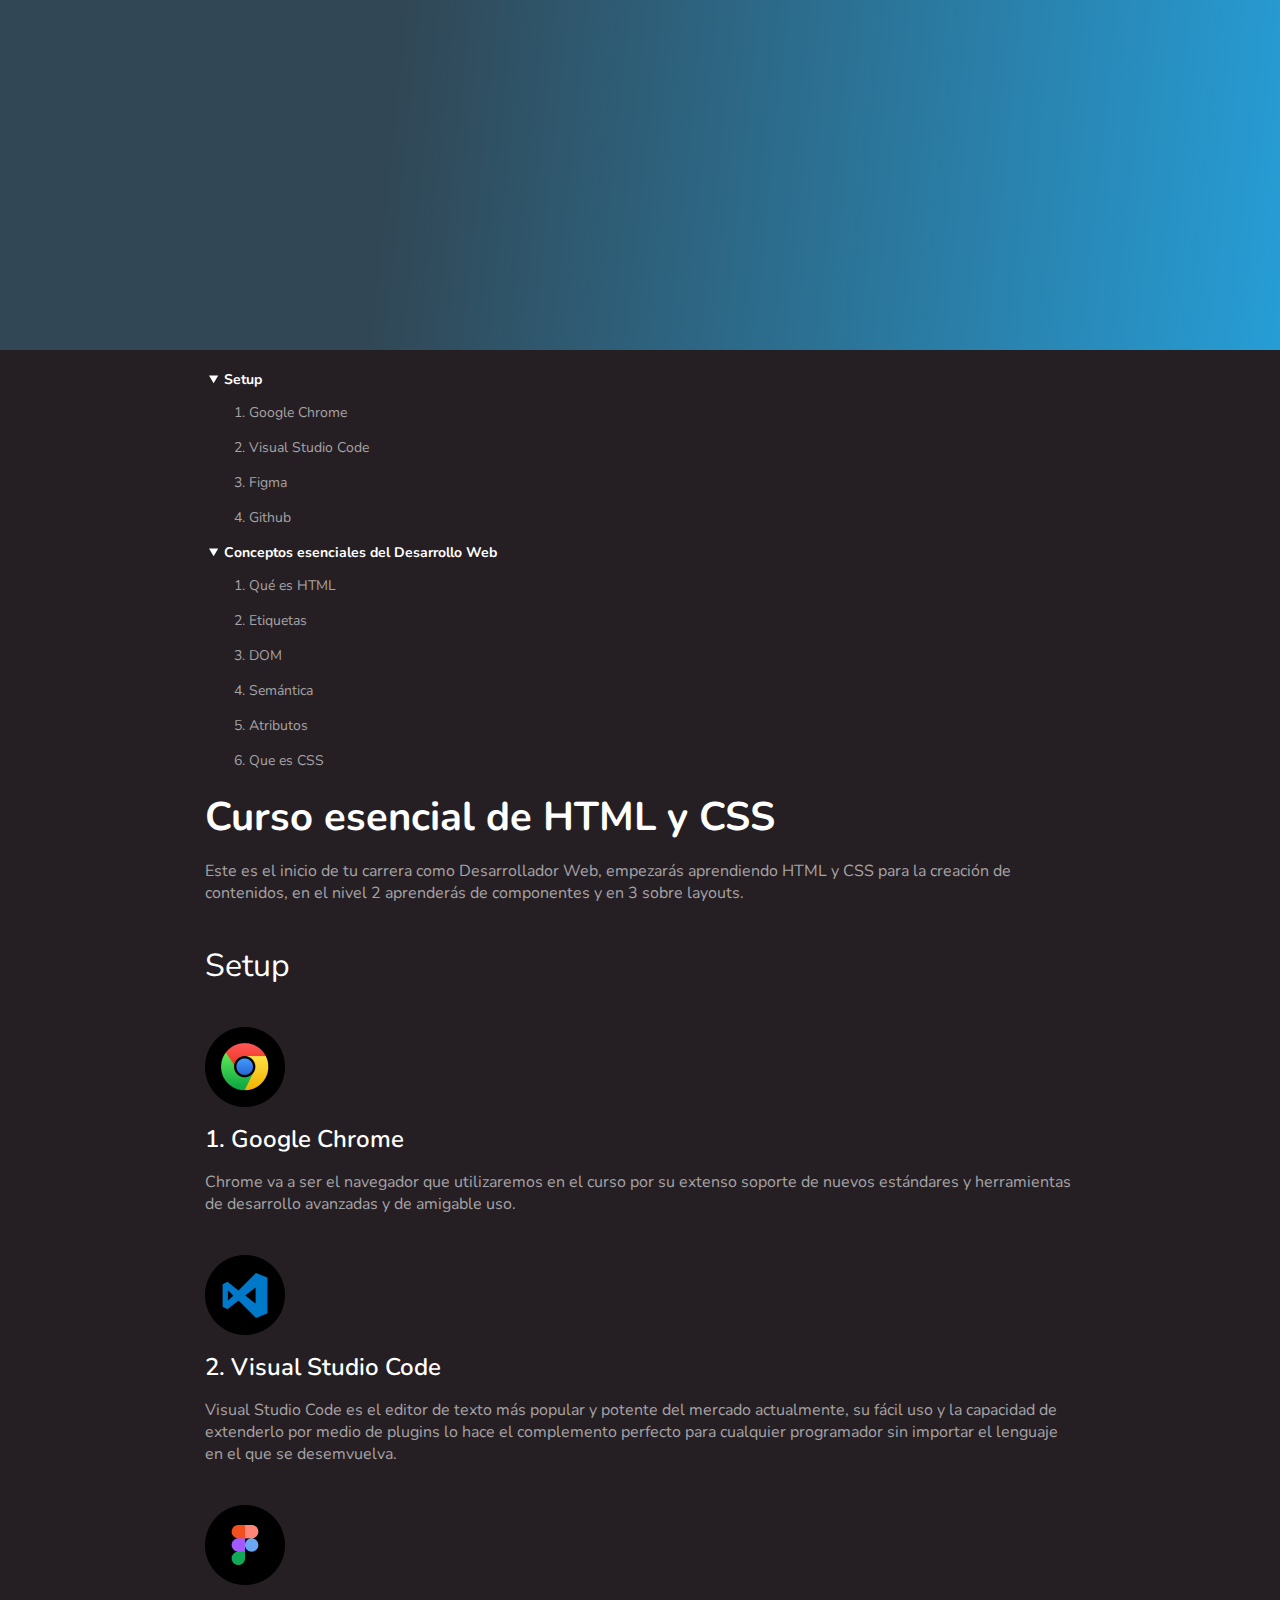
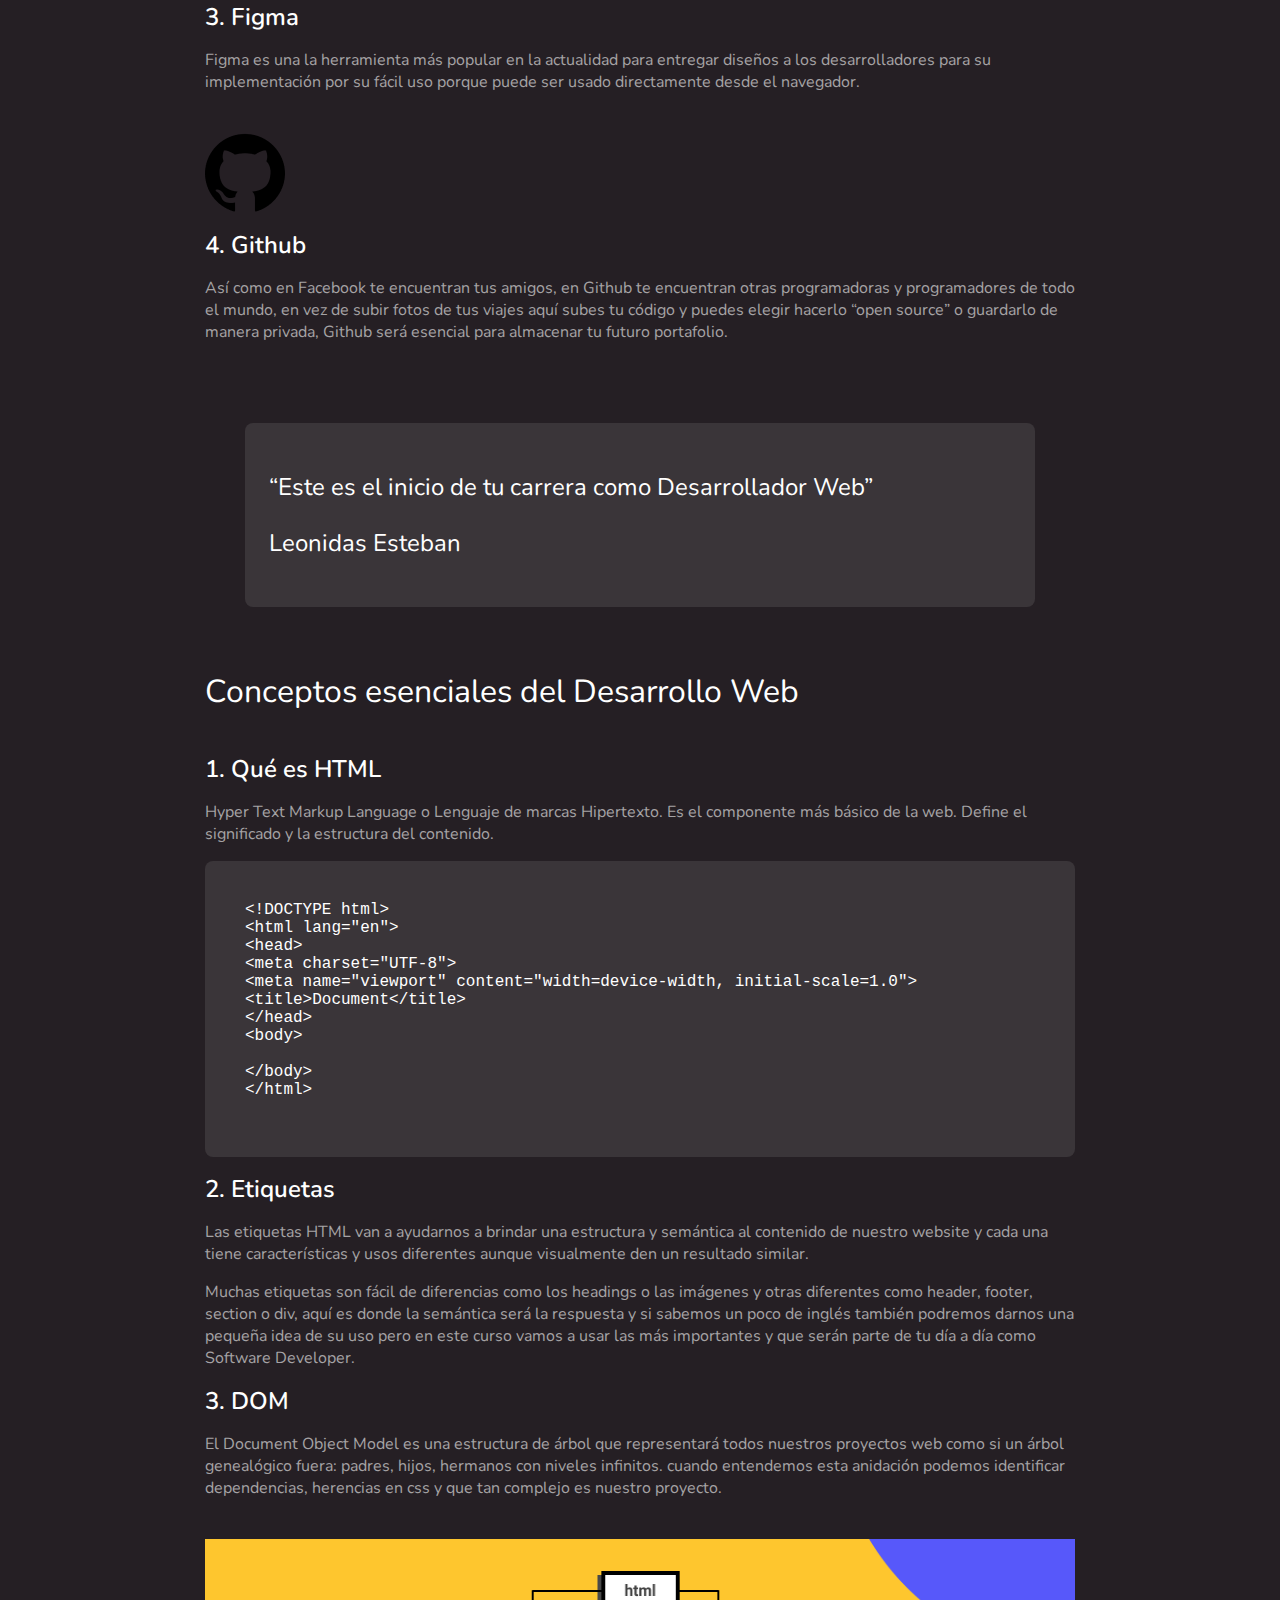
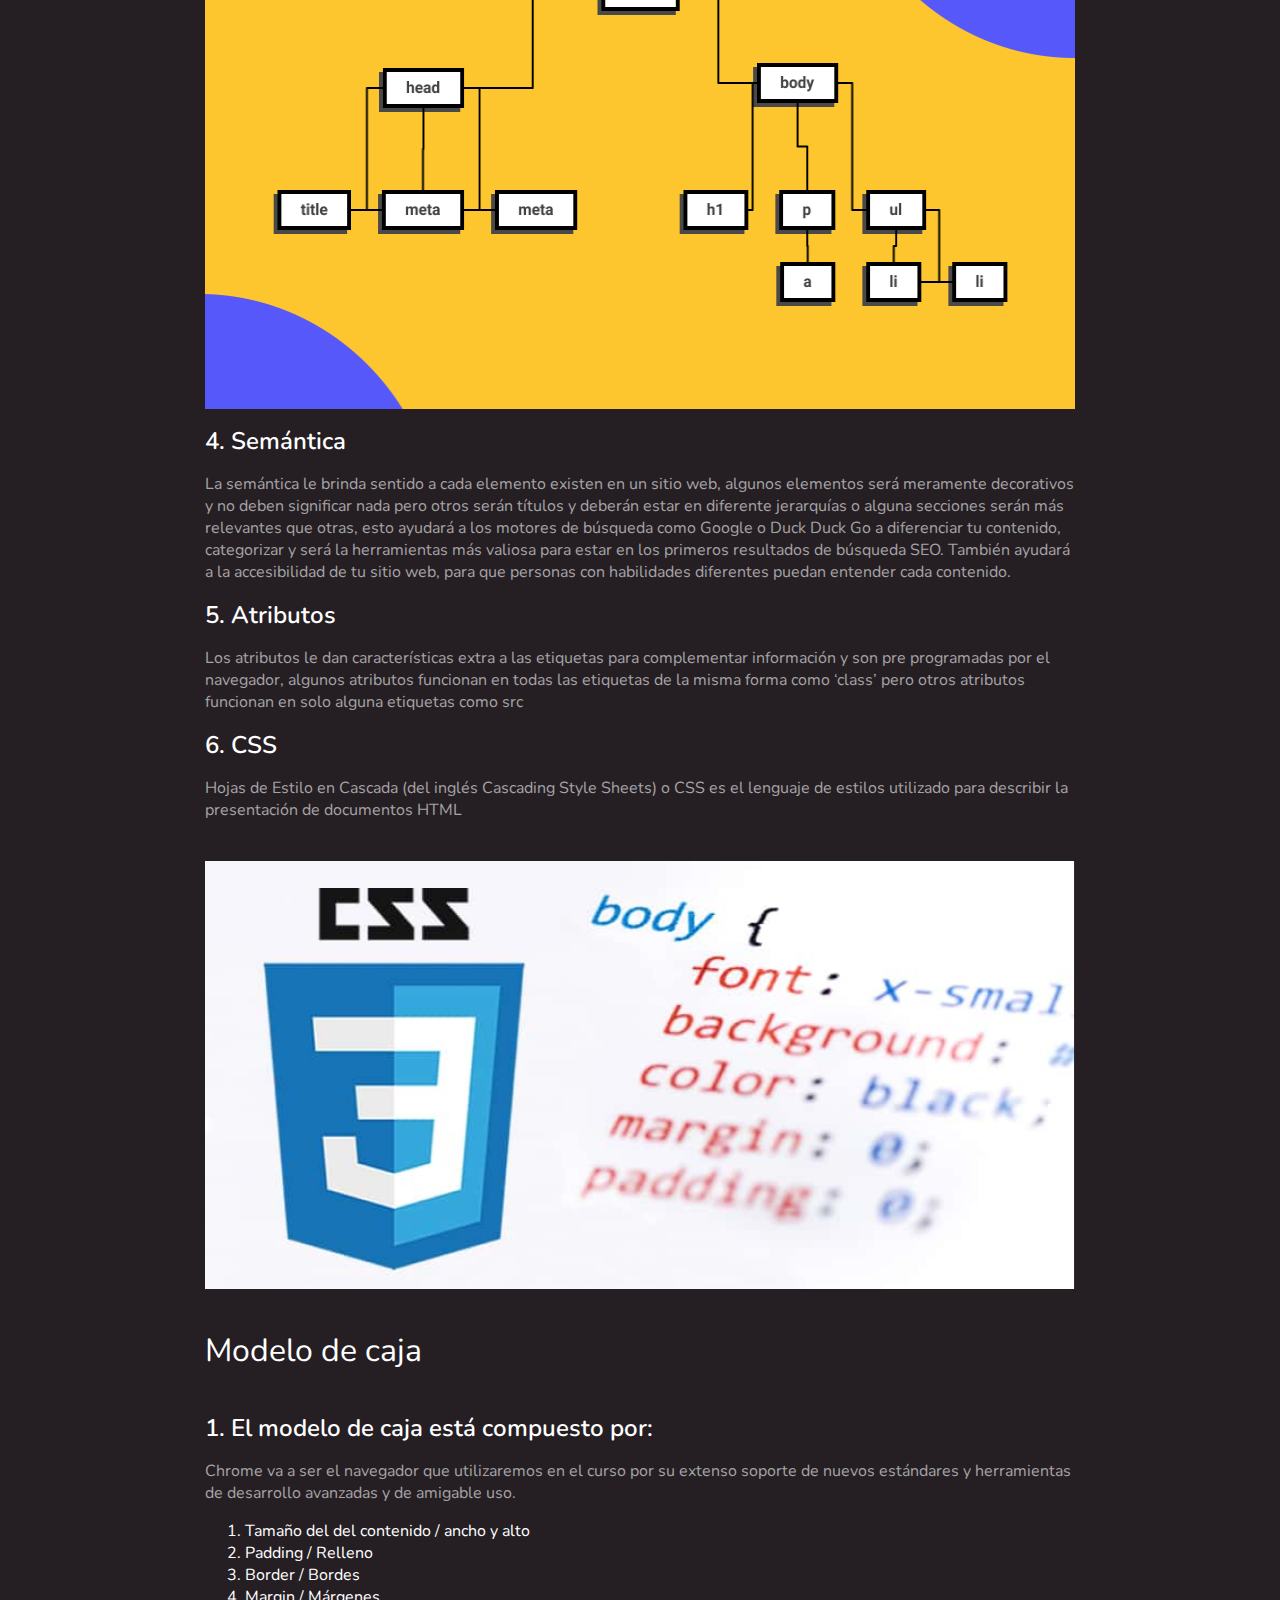
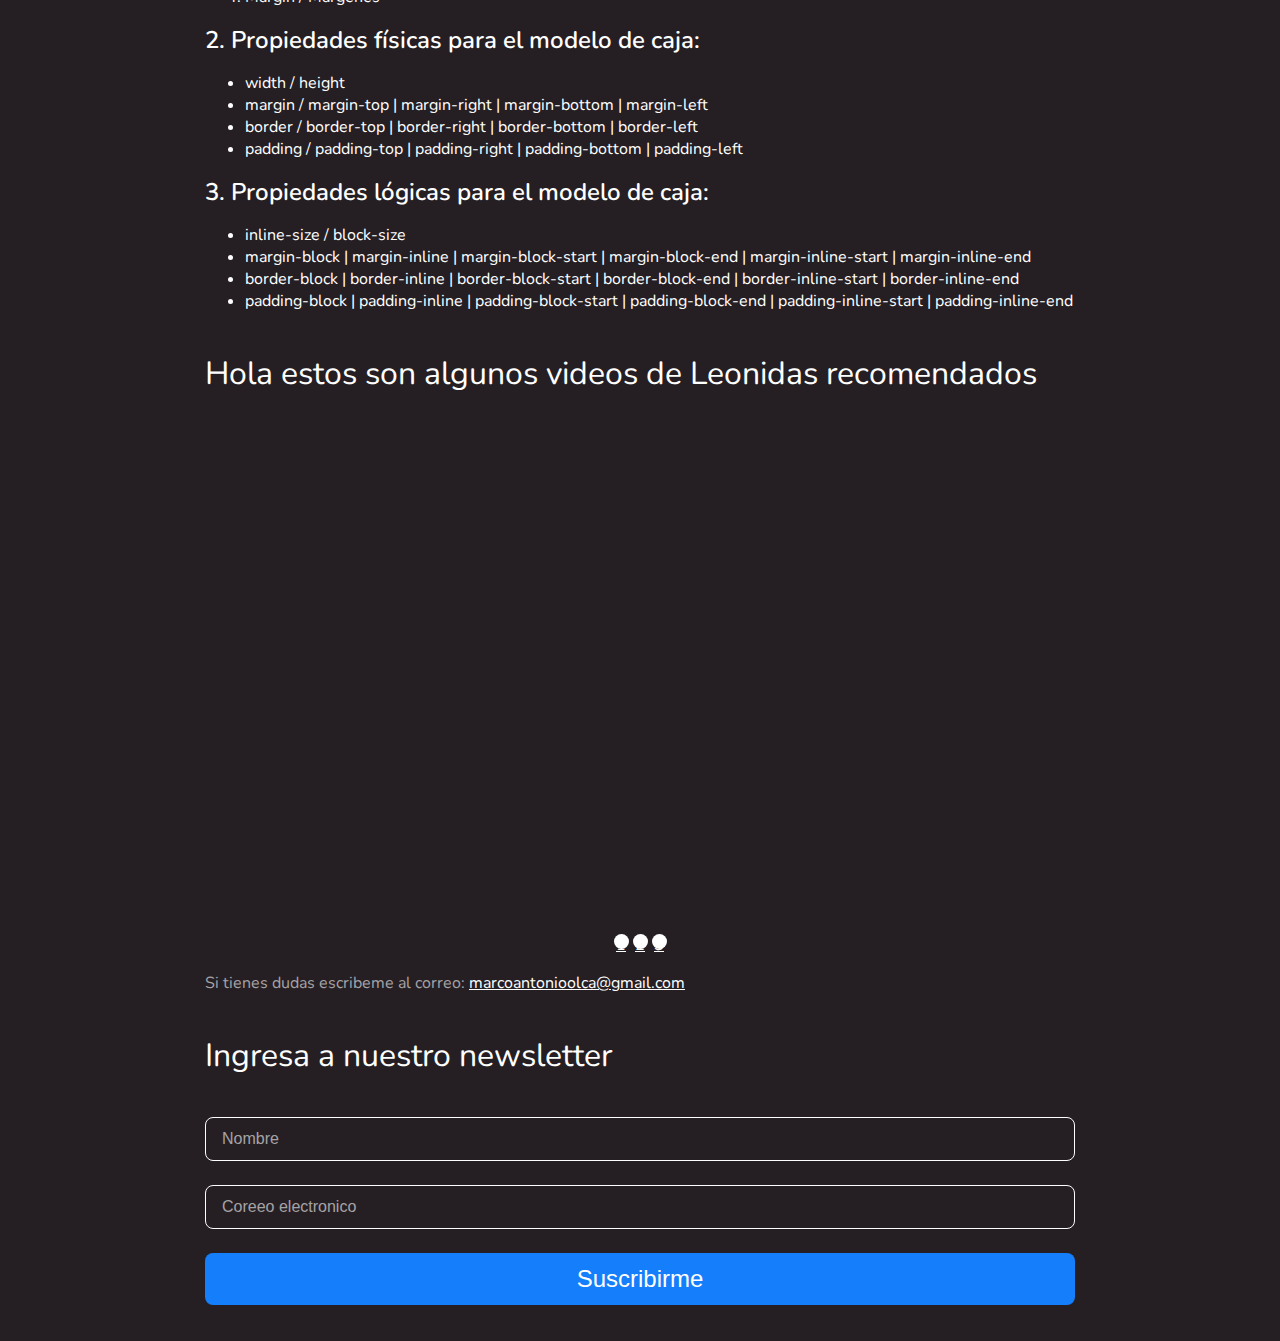
<file: index.html>
<!DOCTYPE html>
<html lang="es">

<head>
  <meta charset="UTF-8">
  <meta http-equiv="X-UA-Compatible" content="IE=edge">
  <meta name="viewport" content="width=device-width, initial-scale=1.0">
  <title>El blog de Marco</title>
  <link rel="stylesheet" href="./css/styles-logical.css">
  <link rel="preconnect" href="https://fonts.gstatic.com">
  <link href="https://fonts.googleapis.com/css2?family=Roboto:ital,wght@0,400;0,700;1,400;1,700&display=swap"
    rel="stylesheet">
  <link rel="preconnect" href="https://fonts.gstatic.com">
  <link href="https://fonts.googleapis.com/css2?family=Nunito:ital,wght@0,400;0,600;0,700;1,400;1,700&display=swap"
    rel="stylesheet">
  <meta property="og:title" content="Mi proyecto del curso esencial de HTML y CSS" />
  <meta property="og:type" content="website" />
  <meta property="og:description" content="Todo lo que necesitas saber en tu dia a dia como Frontend." />
  <meta property="og:url" content="https://olaldemarco.github.io/html-css-esencial/" />
  <meta property="og:image" content="https://olaldemarco.github.io/html-css-esencial/images/dom.png" />
  <link rel="apple-touch-icon" sizes="57x57" href="./favicon/apple-icon-57x57.png">
  <link rel="apple-touch-icon" sizes="60x60" href="./favicon/apple-icon-60x60.png">
  <link rel="apple-touch-icon" sizes="72x72" href="./favicon/apple-icon-72x72.png">
  <link rel="apple-touch-icon" sizes="76x76" href="./favicon/apple-icon-76x76.png">
  <link rel="apple-touch-icon" sizes="114x114" href="./favicon/apple-icon-114x114.png">
  <link rel="apple-touch-icon" sizes="120x120" href="./favicon/apple-icon-120x120.png">
  <link rel="apple-touch-icon" sizes="144x144" href="./favicon/apple-icon-144x144.png">
  <link rel="apple-touch-icon" sizes="152x152" href="./favicon/apple-icon-152x152.png">
  <link rel="apple-touch-icon" sizes="180x180" href="./favicon/apple-icon-180x180.png">
  <link rel="icon" type="image/png" sizes="192x192" href="./favicon/android-icon-192x192.png">
  <link rel="icon" type="image/png" sizes="32x32" href="./favicon/favicon-32x32.png">
  <link rel="icon" type="image/png" sizes="96x96" href="./favicon/favicon-96x96.png">
  <link rel="icon" type="image/png" sizes="16x16" href="./favicon/favicon-16x16.png">
  <link rel="manifest" href="./favicon/manifest.json">
  <meta name="msapplication-TileColor" content="#ffffff">
  <meta name="msapplication-TileImage" content="/ms-icon-144x144.png">
  <meta name="theme-color" content="#ffffff">
</head>


<body>
  <div class="hero"></div>
  <div class="header">
    <div class="wrapper">
      <div class="header-content">
        <header>
          <nav>
            <details open>
              <summary>
                Setup
              </summary>
              <ol>
                <li>
                  <a href="#google-chrome">
                    Google Chrome
                  </a>
                </li>
                <li>
                  <a href="#vsc">
                    Visual Studio Code
                  </a>
                </li>
                <li>
                  <a href="#figma">
                    Figma
                  </a>
                </li>
                <li>
                  <a href="#git">
                    Github
                  </a>
                </li>
              </ol>
            </details>
            <details open>
              <summary>
                Conceptos esenciales del Desarrollo Web
              </summary>
              <ol>
                <li>
                  <a href="#html">
                    Qué es HTML
                  </a>
                </li>
                <li>
                  <a href="#etiquetas">
                    Etiquetas
                  </a>
                </li>
                <li>
                  <a href="#dom">
                    DOM
                  </a>
                </li>
                <li>
                  <a href="#semantica">
                    Semántica
                  </a>
                </li>
                <li>
                  <a href="#atributos">
                    Atributos
                  </a>
                </li>
                <li>
                  <a href="#css">
                    Que es CSS
                  </a>
                </li>
              </ol>
            </details>
          </nav>
        </header>
      </div>
    </div>
  </div>
  <main class="main">
    <div class="wrapper">
      <div class="main-content">
        <h1>Curso esencial de HTML y CSS</h1>
        <p>Este es el inicio de tu carrera como Desarrollador Web, empezarás aprendiendo HTML y CSS para la creación de
          contenidos,
          en el nivel 2 aprenderás de componentes y en 3 sobre layouts.</p>
        <hr>
        <section class="section-content">
          <h2>
            Setup
          </h2>
          <img src="images/google-chrome.png" alt="logo de Google Chrome" title="logo de Google Chrome">
          <h3 id="google-chrome">Google Chrome</h3>
          <p>
            Chrome va a ser el navegador que utilizaremos en el curso por su extenso soporte de nuevos estándares y
            herramientas
            de
            desarrollo avanzadas y de amigable uso.
          </p>
          <img src="images/visual-studio-code.png" alt="Logo de Visual Studio Code" title="Logo de Visual Studio Code">
          <h3 id="vsc">Visual Studio Code</h3>
          <p>Visual Studio Code es el editor de texto más popular y potente del mercado actualmente, su fácil uso y la
            capacidad de
            extenderlo por medio de plugins lo hace el complemento perfecto para cualquier programador sin importar el
            lenguaje en
            el que se desemvuelva.</p>

          <img src="images/figma.png" alt="Logo de Figma" title="Logo de Figma">
          <h3 id="figma">Figma</h3>
          <p>Figma es una la herramienta más popular en la actualidad para entregar diseños a los desarrolladores para
            su
            implementación por su fácil uso porque puede ser usado directamente desde el navegador.</p>

          <img src="images/github.png" alt="Logo de Github" title="Logo de Github">
          <h3 id="git">Github</h3>
          <p>Así como en Facebook te encuentran tus amigos, en Github te encuentran otras programadoras y programadores
            de
            todo el
            mundo, en vez de subir fotos de tus viajes aquí subes tu código y puedes elegir hacerlo “open source” o
            guardarlo
            de
            manera privada, Github será esencial para almacenar tu futuro portafolio.</p>
          <blockquote>
            <p>
              “Este es el inicio de tu carrera como Desarrollador Web”
            </p>
            <p>
              <span>
                Leonidas Esteban
              </span>
            </p>
          </blockquote>
        </section>
        <hr>
        <section class="section-content">

          <h2>Conceptos esenciales del Desarrollo Web</h2>
          <h3 id="html">Qué es HTML</h3>
          <p>Hyper Text Markup Language o Lenguaje de marcas Hipertexto. Es el componente más básico de la web. Define
            el
            significado
            y la estructura del contenido.</p>
          <pre>
&lt;!DOCTYPE html&gt;
&lt;html lang=&quot;en&quot;&gt;
&lt;head&gt;
&lt;meta charset=&quot;UTF-8&quot;&gt;
&lt;meta name=&quot;viewport&quot; content=&quot;width=device-width, initial-scale=1.0&quot;&gt;
&lt;title&gt;Document&lt;/title&gt;
&lt;/head&gt;
&lt;body&gt;

&lt;/body&gt;
&lt;/html&gt;
        </pre>
          <h3 id="etiquetas">Etiquetas</h3>
          <p>Las etiquetas HTML van a ayudarnos a brindar una estructura y semántica al contenido de nuestro website y
            cada
            una
            tiene
            características y usos diferentes aunque visualmente den un resultado similar.</p>
          <p>
            Muchas etiquetas son fácil de diferencias como los headings o las imágenes y otras diferentes como header,
            footer,
            section o div, aquí es donde la semántica será la respuesta y si sabemos un poco de inglés también podremos
            darnos
            una
            pequeña idea de su uso pero en este curso vamos a usar las más importantes y que serán parte de tu día a día
            como
            Software Developer.
          </p>
          <h3 id="dom">DOM</h3>
          <p>El Document Object Model es una estructura de árbol que representará todos nuestros proyectos web como si
            un
            árbol
            genealógico fuera: padres, hijos, hermanos con niveles infinitos. cuando entendemos esta anidación podemos
            identificar
            dependencias, herencias en css y que tan complejo es nuestro proyecto.</p>
          <img src="images/dom.png" alt="estructura de arbol DOM" title="Imagen que representa el DOM" class="imgdom">
          <h3 id="semantica">Semántica</h3>
          <p>La semántica le brinda sentido a cada elemento existen en un sitio web, algunos elementos será meramente
            decorativos y
            no deben significar nada pero otros serán títulos y deberán estar en diferente jerarquías o alguna secciones
            serán
            más
            relevantes que otras, esto ayudará a los motores de búsqueda como Google o Duck Duck Go a diferenciar tu
            contenido,
            categorizar y será la herramientas más valiosa para estar en los primeros resultados de búsqueda SEO.
            También
            ayudará a
            la accesibilidad de tu sitio web, para que personas con habilidades diferentes puedan entender cada
            contenido.
          </p>

          <h3 id="atributos">Atributos</h3>
          <p>Los atributos le dan características extra a las etiquetas para complementar información y son pre
            programadas
            por
            el
            navegador, algunos atributos funcionan en todas las etiquetas de la misma forma como ‘class’ pero otros
            atributos
            funcionan en solo alguna etiquetas como src</p>

          <h3 id="css">CSS</h3>
          <p>Hojas de Estilo en Cascada (del inglés Cascading Style Sheets) o CSS es el lenguaje de estilos utilizado
            para
            describir
            la presentación de documentos HTML</p>
          <img src="images/image 5.png" alt="Imagen de CSS" title="Imágen de css" class="imgcss">
        </section>
        <section class="section-content">
          <h2>Modelo de caja</h2>
          <h3>El modelo de caja está compuesto por:</h3>
          <p>Chrome va a ser el navegador que utilizaremos en el curso por su extenso soporte de nuevos estándares y
            herramientas de
            desarrollo avanzadas y de amigable uso.</p>
          <ol>
            <li>Tamaño del del contenido / ancho y alto</li>
            <li>Padding / Relleno</li>
            <li>Border / Bordes</li>
            <li>Margin / Márgenes</li>
          </ol>
          <h3>Propiedades físicas para el modelo de caja:</h3>
          <ul>
            <li>width / height</li>
            <li>margin / margin-top | margin-right | margin-bottom | margin-left</li>
            <li>border / border-top | border-right | border-bottom | border-left</li>
            <li>padding / padding-top | padding-right | padding-bottom | padding-left</li>
          </ul>
          <h3>Propiedades lógicas para el modelo de caja:</h3>
          <ul>
            <li>inline-size / block-size</li>
            <li>margin-block | margin-inline | margin-block-start | margin-block-end | margin-inline-start |
              margin-inline-end
            </li>
            <li>border-block | border-inline | border-block-start | border-block-end | border-inline-start |
              border-inline-end
            </li>
            <li>padding-block | padding-inline | padding-block-start | padding-block-end | padding-inline-start |
              padding-inline-end</li>
          </ul>
        </section>
        <div class="section-content">
          <h2>Hola estos son algunos videos de Leonidas recomendados</h2>
          <div class="slider">
            <scroll-container class="slider-container">
              <scroll-page class="slider-slide" id="video-1">
                <iframe class="video" width="560" height="315" src="https://www.youtube.com/embed/5f5Ig_U2Bpk"
                  title="YouTube video player" frameborder="0"
                  allow="accelerometer; autoplay; clipboard-write; encrypted-media; gyroscope; picture-in-picture"
                  allowfullscreen></iframe>
              </scroll-page>
              <scroll-page class="slider-slide" id="video-2">
                <iframe class="video" width="560" height="315" src="https://www.youtube.com/embed/6GTNNSuaToo"
                  title="YouTube video player" frameborder="0"
                  allow="accelerometer; autoplay; clipboard-write; encrypted-media; gyroscope; picture-in-picture"
                  allowfullscreen></iframe>
              </scroll-page>
              <scroll-page class="slider-slide" id="video-3">
                <iframe class="video" width="560" height="315" src="https://www.youtube.com/embed/129HfPylOig"
                  title="YouTube video player" frameborder="0"
                  allow="accelerometer; autoplay; clipboard-write; encrypted-media; gyroscope; picture-in-picture"
                  allowfullscreen></iframe>
              </scroll-page>
            </scroll-container>
            <div class="slider-bullet-list">
              <a href="#video-1" class="slider-bullet">1</a>
              <a href="#video-2" class="slider-bullet">2</a>
              <a href="#video-3" class="slider-bullet">3</a>
            </div>
          </div>
        </div>
        <p>
          Si tienes dudas escribeme al correo:
          <a href="mailto:marcoantonioolca@gmail.com">marcoantonioolca@gmail.com</a>
        </p>

        <div class="section-content">
          <h2>Ingresa a nuestro newsletter</h2>
          <form action="#" class="form">
            <input type="text" required placeholder="Nombre">
            <input type="email" required placeholder="Coreeo electronico">
            <input type="submit" value="Suscribirme">
          </form>
        </div>
      </div>
    </div>
  </main>
</body>

</html>
</file>
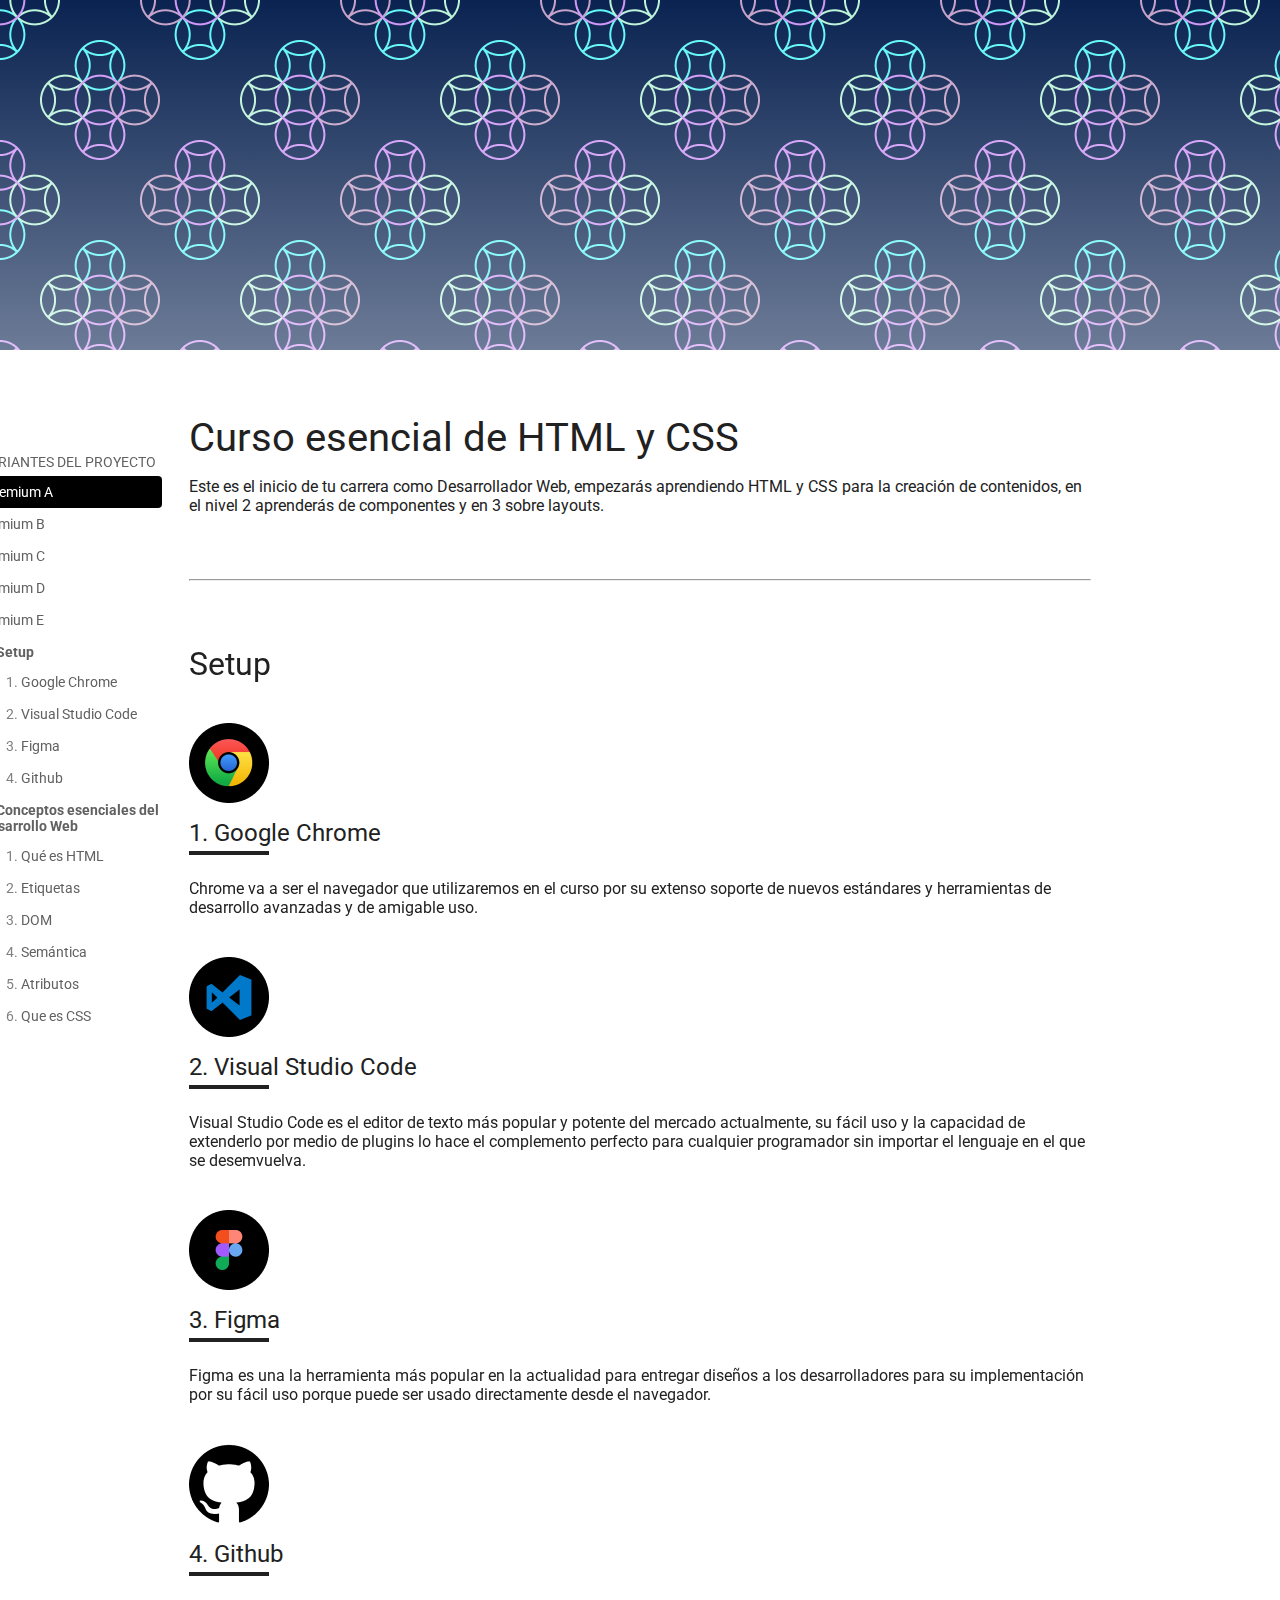
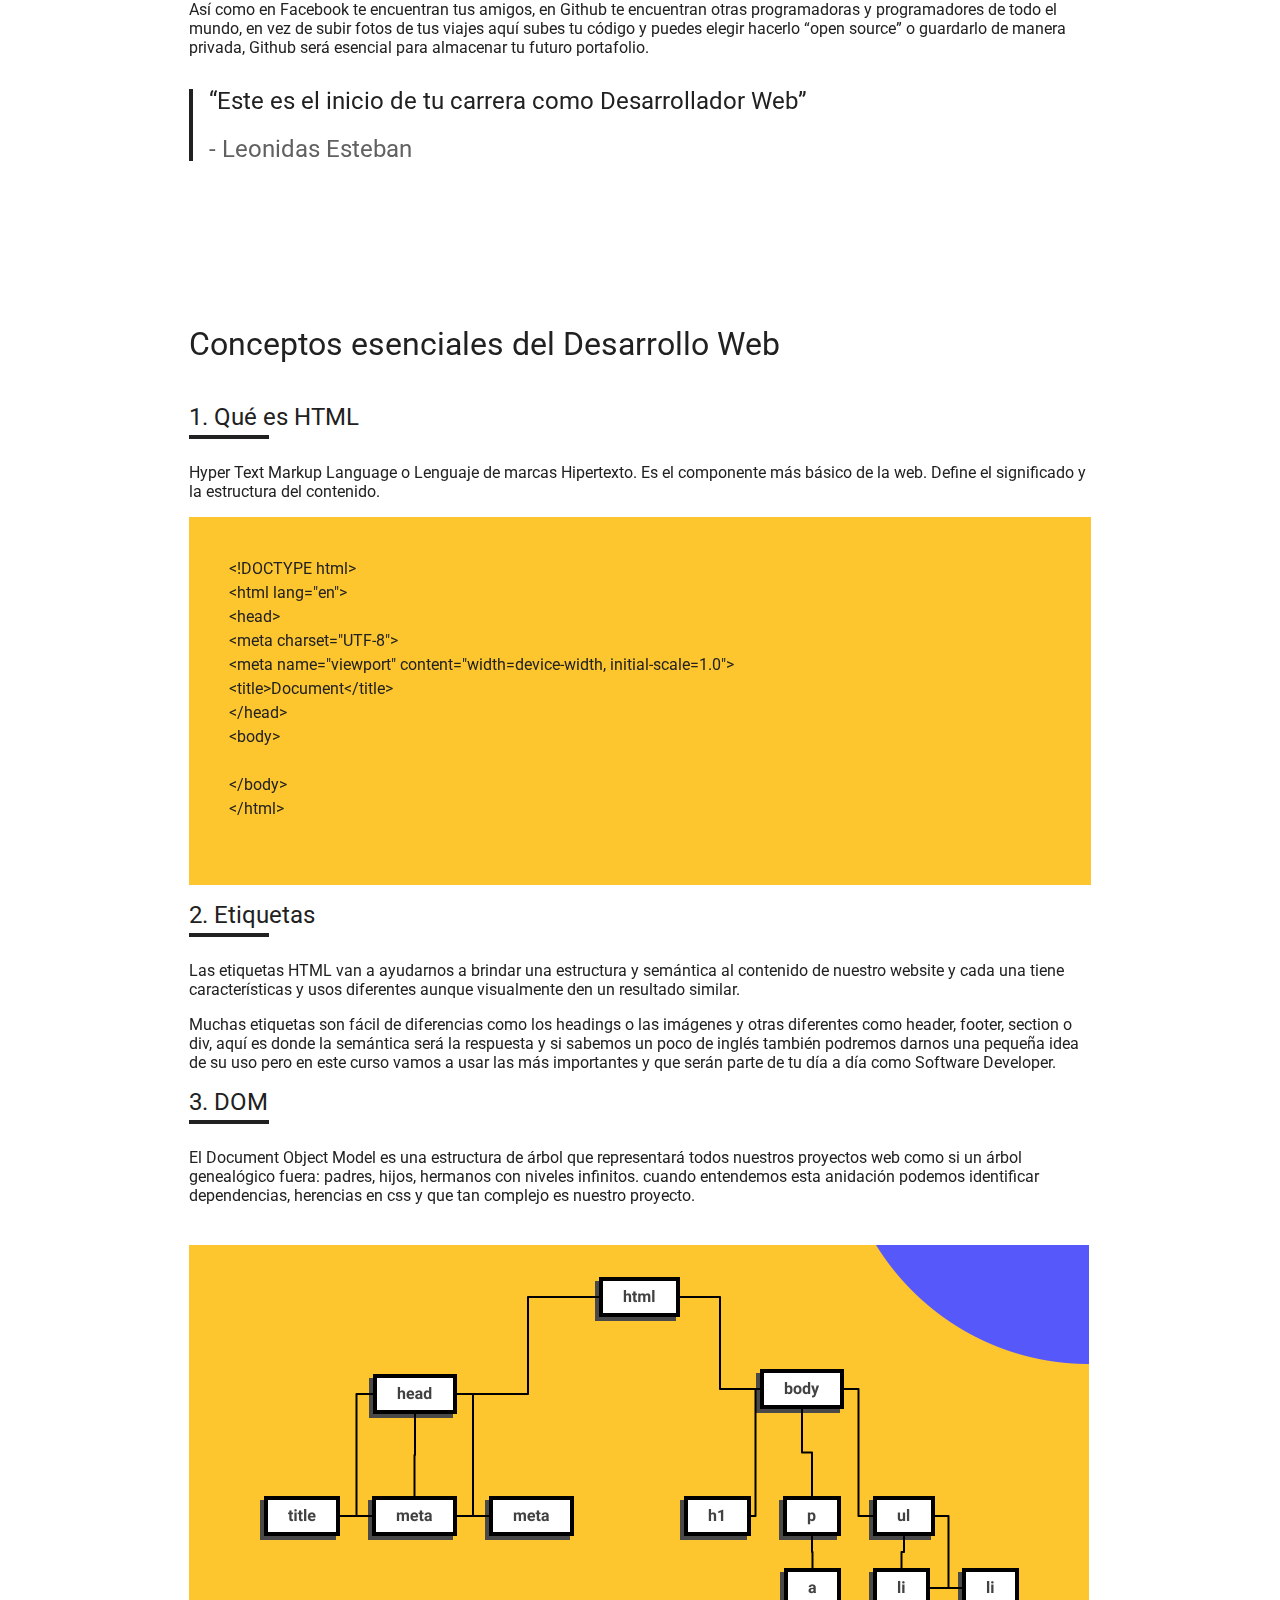
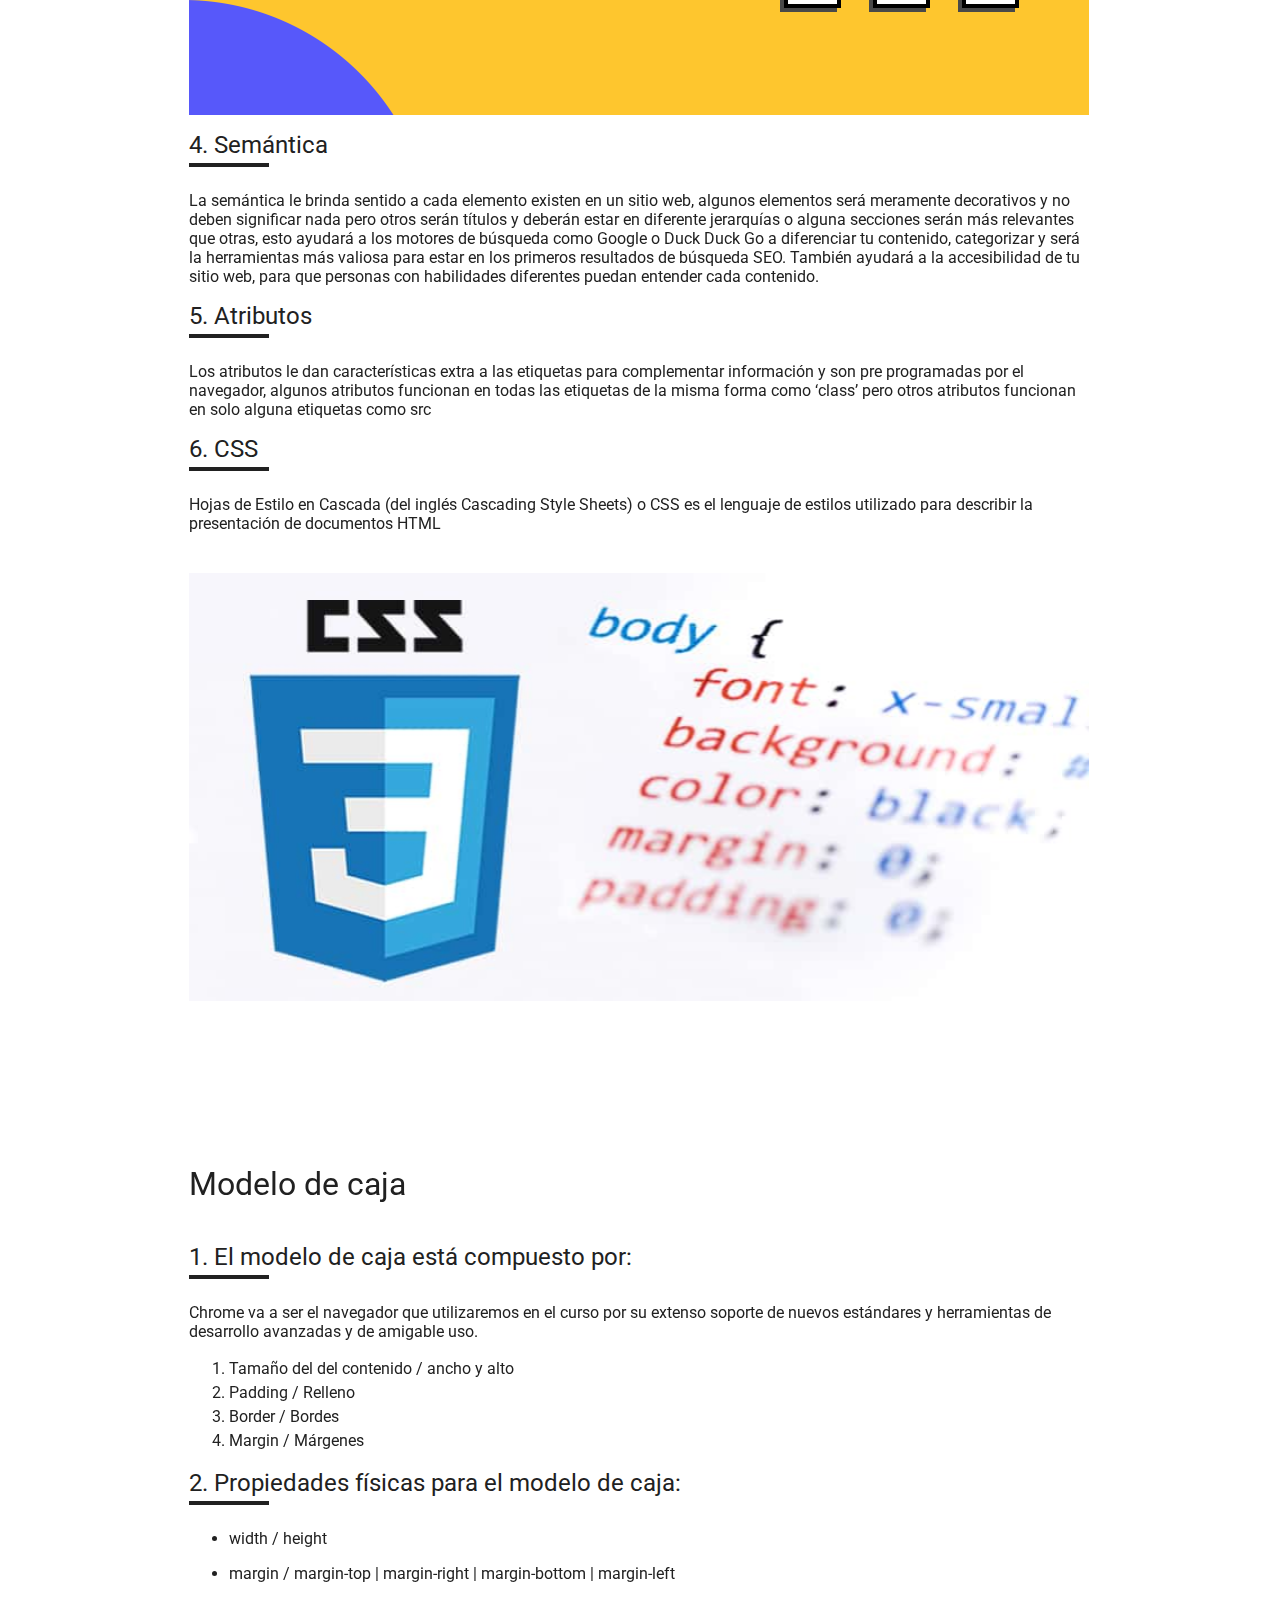
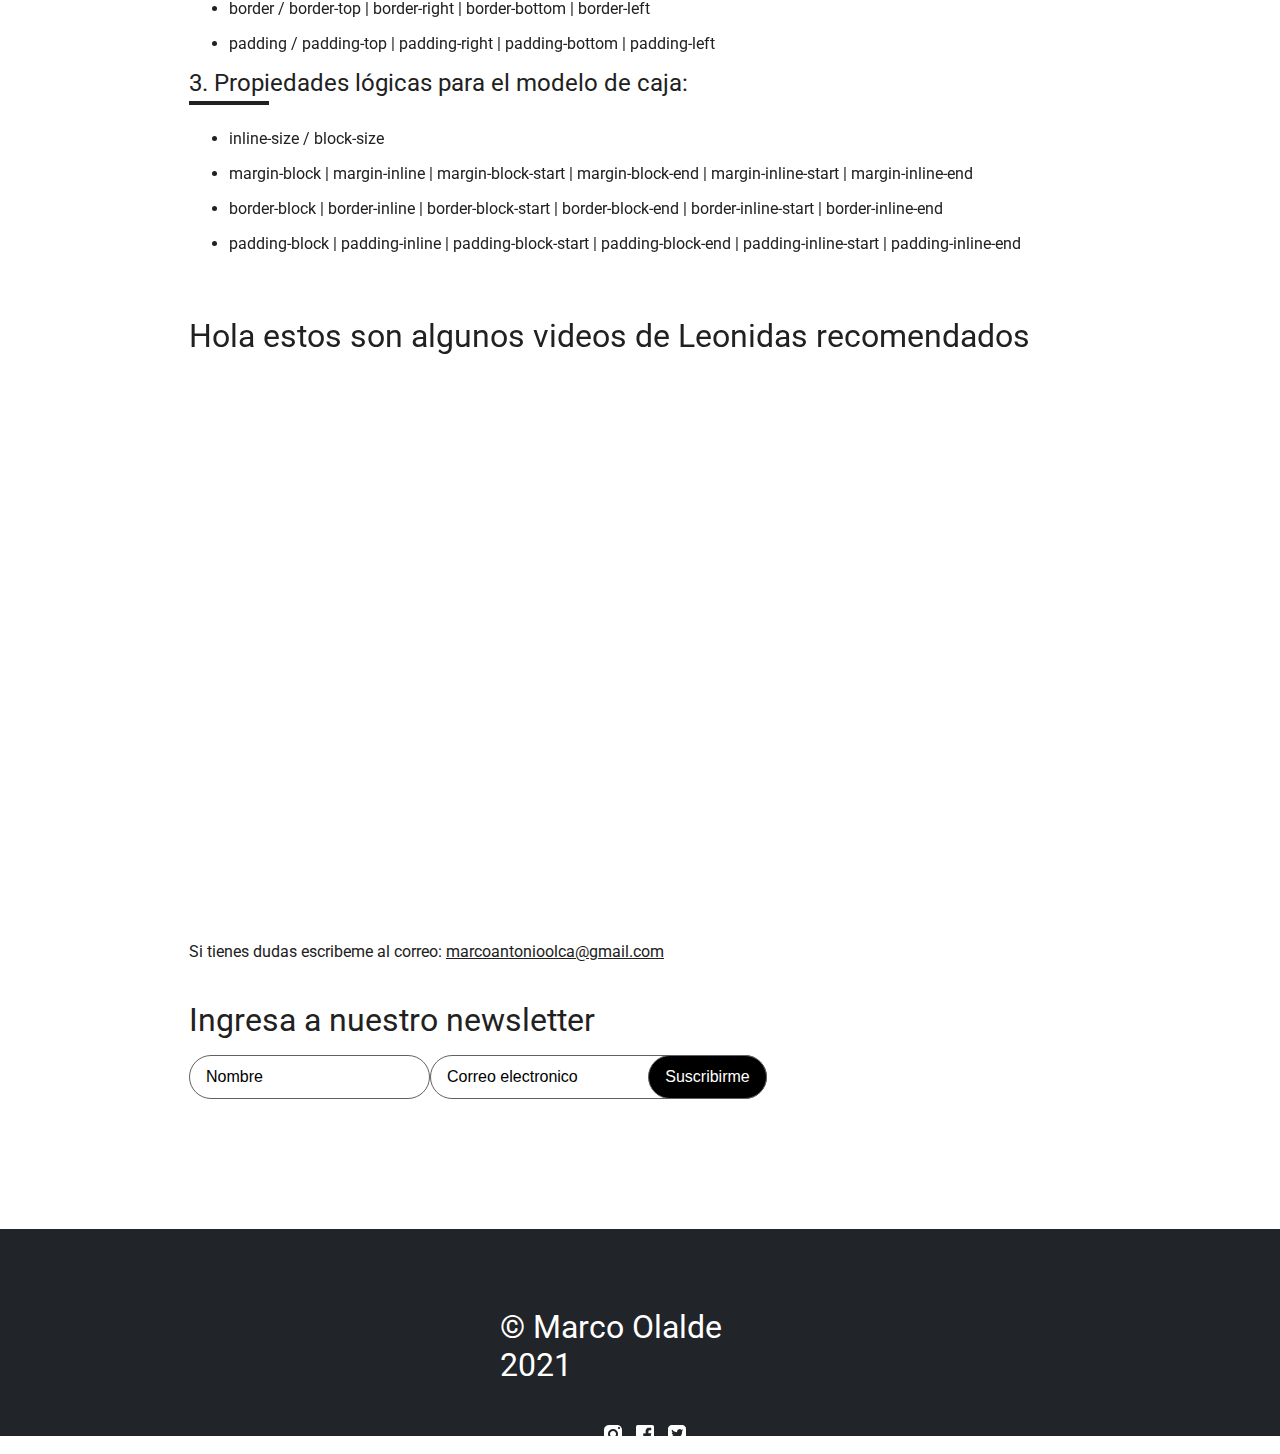
<file: html-css/index.html>
<!DOCTYPE html>
<html lang="es">

<head>
  <meta charset="UTF-8">
  <meta http-equiv="X-UA-Compatible" content="IE=edge">
  <meta name="viewport" content="width=device-width, initial-scale=1.0">
  <title>El blog de Marco</title>
  <link rel="stylesheet" href="./css/styles-physical.css" id="B">


  <link rel="preconnect" href="https://fonts.gstatic.com">
  <link href="https://fonts.googleapis.com/css2?family=Roboto:ital,wght@0,400;0,700;1,400;1,700&display=swap"
    rel="stylesheet">
  <link rel="preconnect" href="https://fonts.gstatic.com">
  <link href="https://fonts.googleapis.com/css2?family=Nunito:ital,wght@0,400;0,600;0,700;1,400;1,700&display=swap"
    rel="stylesheet">
  <meta property="og:title" content="Mi proyecto del curso esencial de HTML y CSS" />
  <meta property="og:type" content="website" />
  <meta property="og:description" content="Todo lo que necesitas saber en tu dia a dia como Frontend." />
  <meta property="og:url" content="https://olaldemarco.github.io/html-css-esencial/" />
  <meta property="og:image" content="https://olaldemarco.github.io/html-css-esencial/images/dom.png" />
  <link rel="apple-touch-icon" sizes="57x57" href="./favicon/apple-icon-57x57.png">
  <link rel="apple-touch-icon" sizes="60x60" href="./favicon/apple-icon-60x60.png">
  <link rel="apple-touch-icon" sizes="72x72" href="./favicon/apple-icon-72x72.png">
  <link rel="apple-touch-icon" sizes="76x76" href="./favicon/apple-icon-76x76.png">
  <link rel="apple-touch-icon" sizes="114x114" href="./favicon/apple-icon-114x114.png">
  <link rel="apple-touch-icon" sizes="120x120" href="./favicon/apple-icon-120x120.png">
  <link rel="apple-touch-icon" sizes="144x144" href="./favicon/apple-icon-144x144.png">
  <link rel="apple-touch-icon" sizes="152x152" href="./favicon/apple-icon-152x152.png">
  <link rel="apple-touch-icon" sizes="180x180" href="./favicon/apple-icon-180x180.png">
  <link rel="icon" type="image/png" sizes="192x192" href="./favicon/android-icon-192x192.png">
  <link rel="icon" type="image/png" sizes="32x32" href="./favicon/favicon-32x32.png">
  <link rel="icon" type="image/png" sizes="96x96" href="./favicon/favicon-96x96.png">
  <link rel="icon" type="image/png" sizes="16x16" href="./favicon/favicon-16x16.png">
  <link rel="manifest" href="./favicon/manifest.json">
  <meta name="msapplication-TileColor" content="#ffffff">
  <meta name="msapplication-TileImage" content="/ms-icon-144x144.png">
  <meta name="theme-color" content="#ffffff">
</head>


<body>
  <div class="hero"></div>
  <div class="header">
    <div class="wrapper">
      <div class="header-content">
        <header>
          <nav class="variantes">
            <p>VARIANTES DEL PROYECTO</p>
            <li>
              <a href="../index.html" class="nemiumA">Nemium A</a>
            </li>
            <li>
              <a href="../varianteb/index.html" class="nemiumB">Nemium B</a>
            </li>
            <li>
              <a href="../variantec/index.html" class="nemiumC">Nemium C</a>
            </li>
            <li>
              <a href="../varianted/index.html" class="nemiumD">Nemium D</a>
            </li>
            <li>
              <a href="../variantee/index.html" class="nemiumE">Nemium E</a>
            </li>
          </nav>
          <nav>
            <details open>
              <summary>
                Setup
              </summary>
              <ol>
                <li>
                  <a href="#google-chrome">
                    Google Chrome
                  </a>
                </li>
                <li>
                  <a href="#vsc">
                    Visual Studio Code
                  </a>
                </li>
                <li>
                  <a href="#figma">
                    Figma
                  </a>
                </li>
                <li>
                  <a href="#git">
                    Github
                  </a>
                </li>
              </ol>
            </details>
            <details open>
              <summary>
                Conceptos esenciales del Desarrollo Web
              </summary>
              <ol>
                <li>
                  <a href="#html">
                    Qué es HTML
                  </a>
                </li>
                <li>
                  <a href="#etiquetas">
                    Etiquetas
                  </a>
                </li>
                <li>
                  <a href="#dom">
                    DOM
                  </a>
                </li>
                <li>
                  <a href="#semantica">
                    Semántica
                  </a>
                </li>
                <li>
                  <a href="#atributos">
                    Atributos
                  </a>
                </li>
                <li>
                  <a href="#css">
                    Que es CSS
                  </a>
                </li>
              </ol>
            </details>
          </nav>
        </header>
      </div>
    </div>
  </div>
  <main class="main">
    <div class="wrapper">
      <div class="main-content">
        <h1>Curso esencial de HTML y CSS</h1>
        <p>Este es el inicio de tu carrera como Desarrollador Web, empezarás aprendiendo HTML y CSS para la creación de
          contenidos,
          en el nivel 2 aprenderás de componentes y en 3 sobre layouts.</p>
        <hr>
        <section class="section-content">
          <h2>
            Setup
          </h2>
          <img src="images/google-chrome.png" alt="logo de Google Chrome" title="logo de Google Chrome">
          <h3 id="google-chrome">Google Chrome</h3>
          <p>
            Chrome va a ser el navegador que utilizaremos en el curso por su extenso soporte de nuevos estándares y
            herramientas
            de
            desarrollo avanzadas y de amigable uso.
          </p>
          <img src="images/visual-studio-code.png" alt="Logo de Visual Studio Code" title="Logo de Visual Studio Code">
          <h3 id="vsc">Visual Studio Code</h3>
          <p>Visual Studio Code es el editor de texto más popular y potente del mercado actualmente, su fácil uso y la
            capacidad de
            extenderlo por medio de plugins lo hace el complemento perfecto para cualquier programador sin importar el
            lenguaje en
            el que se desemvuelva.</p>

          <img src="images/figma.png" alt="Logo de Figma" title="Logo de Figma">
          <h3 id="figma">Figma</h3>
          <p>Figma es una la herramienta más popular en la actualidad para entregar diseños a los desarrolladores para
            su
            implementación por su fácil uso porque puede ser usado directamente desde el navegador.</p>

          <img src="images/github.png" alt="Logo de Github" title="Logo de Github">
          <h3 id="git">Github</h3>
          <p>Así como en Facebook te encuentran tus amigos, en Github te encuentran otras programadoras y programadores
            de
            todo el
            mundo, en vez de subir fotos de tus viajes aquí subes tu código y puedes elegir hacerlo “open source” o
            guardarlo
            de
            manera privada, Github será esencial para almacenar tu futuro portafolio.</p>
          <blockquote>
            <p>
              “Este es el inicio de tu carrera como Desarrollador Web”
            </p>
            <p>
              <span>
                Leonidas Esteban
              </span>
            </p>
          </blockquote>
        </section>
        <hr>
        <section class="section-content">

          <h2>Conceptos esenciales del Desarrollo Web</h2>
          <h3 id="html">Qué es HTML</h3>
          <p>Hyper Text Markup Language o Lenguaje de marcas Hipertexto. Es el componente más básico de la web. Define
            el
            significado
            y la estructura del contenido.</p>
          <pre>
&lt;!DOCTYPE html&gt;
&lt;html lang=&quot;en&quot;&gt;
&lt;head&gt;
&lt;meta charset=&quot;UTF-8&quot;&gt;
&lt;meta name=&quot;viewport&quot; content=&quot;width=device-width, initial-scale=1.0&quot;&gt;
&lt;title&gt;Document&lt;/title&gt;
&lt;/head&gt;
&lt;body&gt;

&lt;/body&gt;
&lt;/html&gt;
        </pre>
          <h3 id="etiquetas">Etiquetas</h3>
          <p>Las etiquetas HTML van a ayudarnos a brindar una estructura y semántica al contenido de nuestro website y
            cada
            una
            tiene
            características y usos diferentes aunque visualmente den un resultado similar.</p>
          <p>
            Muchas etiquetas son fácil de diferencias como los headings o las imágenes y otras diferentes como header,
            footer,
            section o div, aquí es donde la semántica será la respuesta y si sabemos un poco de inglés también podremos
            darnos
            una
            pequeña idea de su uso pero en este curso vamos a usar las más importantes y que serán parte de tu día a día
            como
            Software Developer.
          </p>
          <h3 id="dom">DOM</h3>
          <p>El Document Object Model es una estructura de árbol que representará todos nuestros proyectos web como si
            un
            árbol
            genealógico fuera: padres, hijos, hermanos con niveles infinitos. cuando entendemos esta anidación podemos
            identificar
            dependencias, herencias en css y que tan complejo es nuestro proyecto.</p>
          <img src="images/dom.png" alt="estructura de arbol DOM" title="Imagen que representa el DOM" class="imgdom">
          <h3 id="semantica">Semántica</h3>
          <p>La semántica le brinda sentido a cada elemento existen en un sitio web, algunos elementos será meramente
            decorativos y
            no deben significar nada pero otros serán títulos y deberán estar en diferente jerarquías o alguna secciones
            serán
            más
            relevantes que otras, esto ayudará a los motores de búsqueda como Google o Duck Duck Go a diferenciar tu
            contenido,
            categorizar y será la herramientas más valiosa para estar en los primeros resultados de búsqueda SEO.
            También
            ayudará a
            la accesibilidad de tu sitio web, para que personas con habilidades diferentes puedan entender cada
            contenido.
          </p>

          <h3 id="atributos">Atributos</h3>
          <p>Los atributos le dan características extra a las etiquetas para complementar información y son pre
            programadas
            por
            el
            navegador, algunos atributos funcionan en todas las etiquetas de la misma forma como ‘class’ pero otros
            atributos
            funcionan en solo alguna etiquetas como src</p>

          <h3 id="css">CSS</h3>
          <p>Hojas de Estilo en Cascada (del inglés Cascading Style Sheets) o CSS es el lenguaje de estilos utilizado
            para
            describir
            la presentación de documentos HTML</p>
          <img src="images/image 5.png" alt="Imagen de CSS" title="Imágen de css" class="imgcss">
        </section>
        <section class="section-content">
          <h2>Modelo de caja</h2>
          <h3>El modelo de caja está compuesto por:</h3>
          <p>Chrome va a ser el navegador que utilizaremos en el curso por su extenso soporte de nuevos estándares y
            herramientas de
            desarrollo avanzadas y de amigable uso.</p>
          <ol>
            <li>Tamaño del del contenido / ancho y alto</li>
            <li>Padding / Relleno</li>
            <li>Border / Bordes</li>
            <li>Margin / Márgenes</li>
          </ol>
          <h3>Propiedades físicas para el modelo de caja:</h3>
          <ul>
            <li>width / height</li>
            <li>margin / margin-top | margin-right | margin-bottom | margin-left</li>
            <li>border / border-top | border-right | border-bottom | border-left</li>
            <li>padding / padding-top | padding-right | padding-bottom | padding-left</li>
          </ul>
          <h3>Propiedades lógicas para el modelo de caja:</h3>
          <ul>
            <li>inline-size / block-size</li>
            <li>margin-block | margin-inline | margin-block-start | margin-block-end | margin-inline-start |
              margin-inline-end
            </li>
            <li>border-block | border-inline | border-block-start | border-block-end | border-inline-start |
              border-inline-end
            </li>
            <li>padding-block | padding-inline | padding-block-start | padding-block-end | padding-inline-start |
              padding-inline-end</li>
          </ul>
        </section>
        <div class="section-content">
          <h2>Hola estos son algunos videos de Leonidas recomendados</h2>
          <div class="slider">
            <scroll-container class="slider-container">
              <scroll-page class="slider-slide" id="video-1">
                <iframe class="video" width="560" height="315" src="https://www.youtube.com/embed/5f5Ig_U2Bpk"
                  title="YouTube video player" frameborder="0"
                  allow="accelerometer; autoplay; clipboard-write; encrypted-media; gyroscope; picture-in-picture"
                  allowfullscreen></iframe>
              </scroll-page>
              <scroll-page class="slider-slide" id="video-2">
                <iframe class="video" width="560" height="315" src="https://www.youtube.com/embed/6GTNNSuaToo"
                  title="YouTube video player" frameborder="0"
                  allow="accelerometer; autoplay; clipboard-write; encrypted-media; gyroscope; picture-in-picture"
                  allowfullscreen></iframe>
              </scroll-page>
              <scroll-page class="slider-slide" id="video-3">
                <iframe class="video" width="560" height="315" src="https://www.youtube.com/embed/129HfPylOig"
                  title="YouTube video player" frameborder="0"
                  allow="accelerometer; autoplay; clipboard-write; encrypted-media; gyroscope; picture-in-picture"
                  allowfullscreen></iframe>
              </scroll-page>
            </scroll-container>
            <div class="slider-bullet-list">
              <a href="#video-1" class="slider-bullet"></a>
              <a href="#video-2" class="slider-bullet"></a>
              <a href="#video-3" class="slider-bullet"></a>
            </div>
          </div>
        </div>
        <div class="section-content-end">
          <p>
            Si tienes dudas escribeme al correo:
            <a href="mailto:marcoantonioolca@gmail.com">marcoantonioolca@gmail.com</a>
          </p>
          <h2>Ingresa a nuestro newsletter</h2>
          <form action="#" class="form">
            <input type="text" required placeholder="Nombre">
            <input type="email" required placeholder="Correo electronico">
            <input type="submit" value="Suscribirme">
          </form>
        </div>
      </div>
    </div>
  </main>
</body>
<footer>
  <div class="section-content-footer">
    <p> &copy; Marco Olalde 2021</p>
    <div class="section-imagenes">
      <img src="./images/instagram.png" alt="icono-instagram">
      <img src="./images/facebook.png" alt="icono-Facebook">
      <img src="./images/twitter.png" alt="icono twitter">
    </div>
  </div>
</footer>

</html>
</file>
<file: css/styles-logical.css>
:root {
  font-size: 16px;
  --white30: #ffffff;
  --white20: #a5a3a5;
  --white10: #3a3539;
}
body {
  color: var(--white30);
  font-family: "Nunito", sans-serif;
  background: #251f24;
  margin: 0;
}
header li {
  color: var(--white20);
  margin-block-end: 16px;
}

.header-content {
  padding-inline: 20px;
}
header {
  margin-block-start: 20px;
  font-size: 14px;
  color: var(--white30);
}
header li {
  color: var(--white20);
}
header a {
  color: var(--white20);
  text-decoration: none;
}
header a:hover {
  color: var(--white30);
}
details summary {
  font-weight: bold;
}
a {
  color: var(--white30);
}
p {
  color: var(--white20);
}

h1 {
  font-size: 40px;
  margin-block-start: 20px;
  margin-block-end: 16px;
}
h2 {
  font-size: 32px;
  font-weight: normal;
  margin-block-start: 40px;
  margin-block-end: 40px;
}
h3 {
  font-size: 24px;
  font-weight: 600;
  margin-block-start: 16px;
  margin-block-end: 16px;
}
hr {
  margin-block: 40px;
  border-color: rgba(97, 97, 97, 0.2);
}
pre {
  background: var(--white10);
  padding: 40px;
  overflow: auto;
  border-radius: 8px;
  /* border: 10px solid #5551ff;
  box-shadow: -10px 10px 0 0 #abaaf6;
  margin-block-end: 30px;*/
}
.hero {
  background: linear-gradient(96.07deg, #314755 30.63%, #26a0da 102.18%);
  block-size: 350px;
}
.section-content img {
  margin-block-start: 40px;
  display: block;
  max-inline-size: 100%;
}
.section-content {
  counter-reset: tittleList;
}
.section-content h3 {
  counter-increment: tittleList;
}
.section-content h3::before {
  content: counter(tittleList, decimal) ". ";
}

.imgdom {
  height: 470px;
  width: 900px;
}
.imgcss {
  height: 428px;
  width: 901px;
}
blockquote {
  margin-block-start: 80px;
  margin-block-end: 63px;
  background: var(--white10);
  border-radius: 8px;
  padding-inline-end: 24px;
  padding-inline-start: 24px;
  padding-block-start: 24px;
  padding-block-end: 24px;
  line-height: 32px;
  font-size: 24px;
}
blockquote p {
  color: var(--white30);
}
.main hr {
  display: none;
}

.wrapper {
  margin: auto;
  max-inline-size: 902px;
}
.main-content {
  padding-inline: 16px;
}

.slider-container {
  display: block;
  overflow: auto;
  scroll-behavior: smooth;
  white-space: nowrap;
  font-size: 0;
}
.video {
  margin: 0;
  display: inline-block;
  width: 100%;
  height: auto;
  aspect-ratio: 16/9;
}
.slider-bullet-list {
  text-align: center;
  margin-block-start: 10px;
}
.slider-bullet {
  display: inline-block;
  inline-size: 15px;
  block-size: 15px;
  background: white;
  border-radius: 50%;
  inset-inline-start: 10px;
}
.form input {
  inline-size: 100%;
  box-sizing: border-box;
  border: 1px solid var(--white30);
  background: #251f24;
  border-radius: 8px;
  padding-inline: 16px;
  padding-block: 12px;
  color: var(--white30);
  font-size: 16px;
  display: block;
  margin-block-end: 24px;
}
.form input::-webkit-input-placeholder {
  color: var(--white20);
}
.form input[type="submit"] {
  background: #157efb;
  border: none;
  font-size: 24px;
  padding-inline: 12px;
}

@media screen and (min-width: 1366px) {
  .hero {
    block-size: 350px;
  }
  .header-content {
    position: relative;
    inset-block-start: 120px;
  }
  .header {
    position: sticky;
    inset-block-start: -120px;
    padding-inline: 0;
  }
  header {
    position: absolute;
    inset-block-start: 0;
    margin-inline-start: -208px;
    inline-size: 188px;
  }
  h1 {
    font-size: 40px;
    margin-block-start: 64px;
  }
}
</file>
<file: html-css/css/styles-physical.css>
:root {
  font-size: 16px;
  --gray30: #212121;
  --gray20: #212429;
  --gray10: #616161;
  --gray40: #808080;
}

body {
  color: var(--gray30);
  font-family: "Roboto", sans-serif;
  margin: 0;
}
header li {
  color: var(--gray40);
  margin-block-end: 16px;
}
.header-content {
  padding-inline: 20px;
}
header {
  margin-block-start: 20px;
  font-size: 14px;
  color: var(--gray10);
}

header a {
  color: var(--gray10);
  text-decoration: none;
}
header a:hover {
  color: var(--gray30);
}
nav details summary {
  font-weight: bold;
}
.wrapper {
  margin: auto;
  max-inline-size: 902px;
}
.variantes {
  list-style: none;
  width: 188px;
}
.nemiumA {
  background: #000000;
  padding-block: 8px;
  padding-inline-start: 8px;
  padding-inline-end: 109px;
  color: white;
  border-radius: 4px;
}
a {
  color: var(--gray30);
}
hr {
  margin: 64px 0;
}

h1 {
  font-size: 60px;
  margin-block-start: 64px;
  margin-block-end: 16px;
  font-weight: normal;
}
h2 {
  font-size: 32px;
  margin-block-start: 64px;
  margin-block-end: 40px;
  font-weight: normal;
}
h3 {
  font-size: 24px;
  margin-block-start: 16px;
  margin-block-end: 24px;
  font-weight: normal;
  position: sticky;
  top: 0;
  background: white;
}
pre {
  background: #fec62e;
  padding: 40px;
  font-family: "Roboto";
  line-height: 24px;
}

.hero {
  background-image: linear-gradient(
      to top,
      rgba(255, 255, 255, 0.4),
      transparent
    ),
    url(../images/patron-1.png);
  height: 350px;
}
.section-content img {
  margin-block-start: 40px;
  display: block;
  max-inline-size: 100%;
}
.section-content {
  margin-top: 164px;
  position: relative;
}
.section-content:first-of-type {
  margin: 0;
}
.section-content + hr {
  display: none;
}
.section-content {
  counter-reset: titleList;
}
.section-content h3 {
  counter-increment: titleList;
  padding-bottom: 8px;
}

.section-content h3::before {
  content: counter(titleList, decimal) ". ";
}
.section-content h3::after {
  content: "";
  width: 80px;
  height: 4px;
  display: inline-block;
  background: var(--gray30);
  position: absolute;
  bottom: 0;
  left: 0;
}

.section-content ul li {
  margin-block-end: 16px;
}
.section-content ol li {
  line-height: 24px;
}
.section-content-end {
  margin-block-start: 40px;
  margin-block-end: 130px;
}

.wrapper {
  width: 902px;
  margin: auto;
}
.main-content {
  background: white;
}
blockquote {
  margin: 32px 0;
  padding-left: 16px;
  font-size: 24px;
  border-left: 4px solid var(--gray30);
  line-height: 24px;
}
blockquote span {
  color: var(--gray10);
}
blockquote span::before {
  content: "-";
}
.imgdom {
  height: 470px;
  width: 900px;
}
.imgcss {
  height: 428px;
  width: 901px;
}
.slider-container {
  display: block;
  overflow: auto;
  scroll-behavior: smooth;
  white-space: nowrap;
  font-size: 0;
}
.video {
  margin: 0;
  display: inline-block;
  width: 100%;
  height: auto;
  aspect-ratio: 16/9;
}
.slider-bullet-list {
  text-align: center;
  margin-block-start: 10px;
}
.slider-bullet {
  inline-size: 15px;
  block-size: 15px;
  background: var(--gray30);
  border-radius: 50%;
  inset-inline-start: 10px;
}
.section-content-end h2 {
  margin-block-start: 40px;
  margin-block-end: 16px;
}
.form input {
  border: 1px solid var(--gray10);
  box-sizing: border-box;
  border-radius: 90px;
  font-size: 16px;
  padding-inline: 16px;
  padding-block: 12px;
  display: inline-block;
}

.form input::-webkit-input-placeholder {
  color: black;
}
.form input[type="email"] {
  position: absolute;
  width: 337px;
}

.form input[type="submit"] {
  background: black;
  color: white;
  position: absolute;
  align-items: flex-start;
  flex-direction: row;
  margin-inline-start: 218px;
  width: 119px;
}
footer {
  height: 143px;
  background: var(--gray20);
  color: white;
  padding-block-start: 47px;
  padding-block-end: 17px;
  font-size: 32px;
}
.section-content-footer {
  margin-block-end: 17px;
  margin-inline: 500px;
}
.section-imagenes {
  padding-inline-start: 101px;
}

@media screen and (min-width: 1280px) {
  .hero {
    block-size: 350px;
  }
  .header-content {
    inset-block-start: 70px;
    padding-inline: 0;
    position: relative;
  }
  .header {
    position: sticky;
    inset-block-start: -95px;
  }
  header {
    position: absolute;
    inset-block-start: 0;
    margin-inline-start: -208px;
    inline-size: 188px;
  }
  h1 {
    font-size: 40px;
    margin-block-start: 64px;
  }
}
</file>
